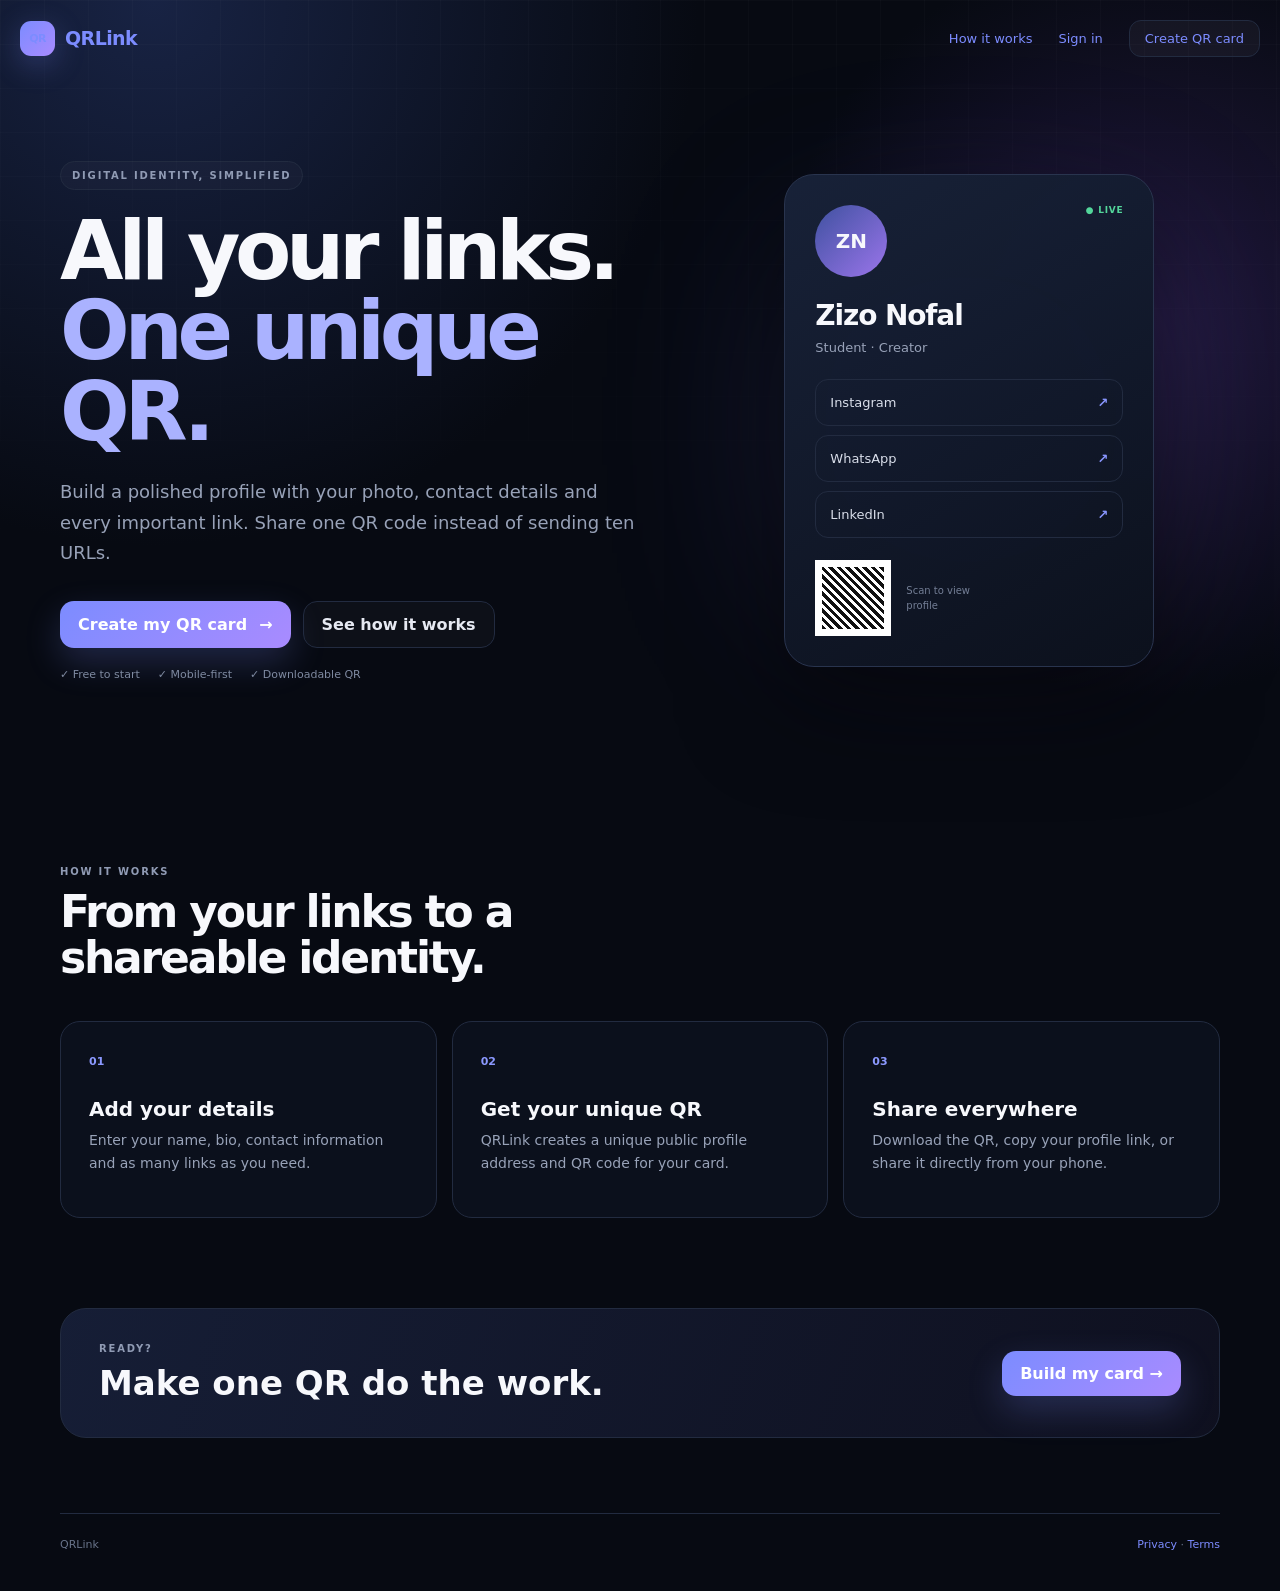
<file: index.html>
<!doctype html>
<html lang="en">
<head>
<meta charset="utf-8"><meta name="viewport" content="width=device-width,initial-scale=1">
<meta name="theme-color" content="#070a12"><meta name="description" content="Create a professional digital profile and one unique QR code for all your links.">
<title>QRLink — One profile. One QR.</title>
<link rel="icon" href="./assets/icon.svg" type="image/svg+xml"><link rel="manifest" href="./manifest.json"><link rel="stylesheet" href="./style.css"><meta property="og:title" content="QRLink — One profile. One QR."><meta property="og:description" content="Create a professional digital profile and one unique QR code for all your links.">
</head>
<body>
<header class="nav"><a class="logo" href="./index.html"><span class="logo-mark">QR</span><span>QRLink</span></a><nav><a href="#how">How it works</a><a href="./login.html">Sign in</a><a class="nav-cta" href="./create.html">Create QR card</a></nav></header>
<main>
<section class="hero shell"><div class="hero-copy"><div class="pill">DIGITAL IDENTITY, SIMPLIFIED</div><h1>All your links.<br><em>One unique QR.</em></h1><p>Build a polished profile with your photo, contact details and every important link. Share one QR code instead of sending ten URLs.</p><div class="hero-actions"><a class="button primary" href="./create.html">Create my QR card <span>→</span></a><a class="button secondary" href="#how">See how it works</a></div><div class="checks"><span>✓ Free to start</span><span>✓ Mobile-first</span><span>✓ Downloadable QR</span></div></div><div class="hero-preview"><div class="glow"></div><div class="mini-card"><div class="mini-top"><div class="avatar demo-avatar">ZN</div><span class="live">● LIVE</span></div><h3>Zizo Nofal</h3><p>Student · Creator</p><div class="mini-link">Instagram <b>↗</b></div><div class="mini-link">WhatsApp <b>↗</b></div><div class="mini-link">LinkedIn <b>↗</b></div><div class="mini-bottom"><div class="mini-qr"></div><span>Scan to view<br>profile</span></div></div></div></section>
<section id="how" class="section shell"><div class="section-kicker">HOW IT WORKS</div><h2>From your links to a shareable identity.</h2><div class="steps"><article><span>01</span><h3>Add your details</h3><p>Enter your name, bio, contact information and as many links as you need.</p></article><article><span>02</span><h3>Get your unique QR</h3><p>QRLink creates a unique public profile address and QR code for your card.</p></article><article><span>03</span><h3>Share everywhere</h3><p>Download the QR, copy your profile link, or share it directly from your phone.</p></article></div></section>
<section class="bottom-cta shell"><div><div class="section-kicker">READY?</div><h2>Make one QR do the work.</h2></div><a class="button primary" href="./create.html">Build my card →</a></section>
</main><footer class="shell"><span>QRLink</span><span><a href="./legal.html?p=privacy">Privacy</a> · <a href="./legal.html?p=terms">Terms</a></span></footer>
<script>if('serviceWorker' in navigator) addEventListener('load',()=>navigator.serviceWorker.register('./sw.js').catch(()=>{}));</script>
</body></html>
</file>
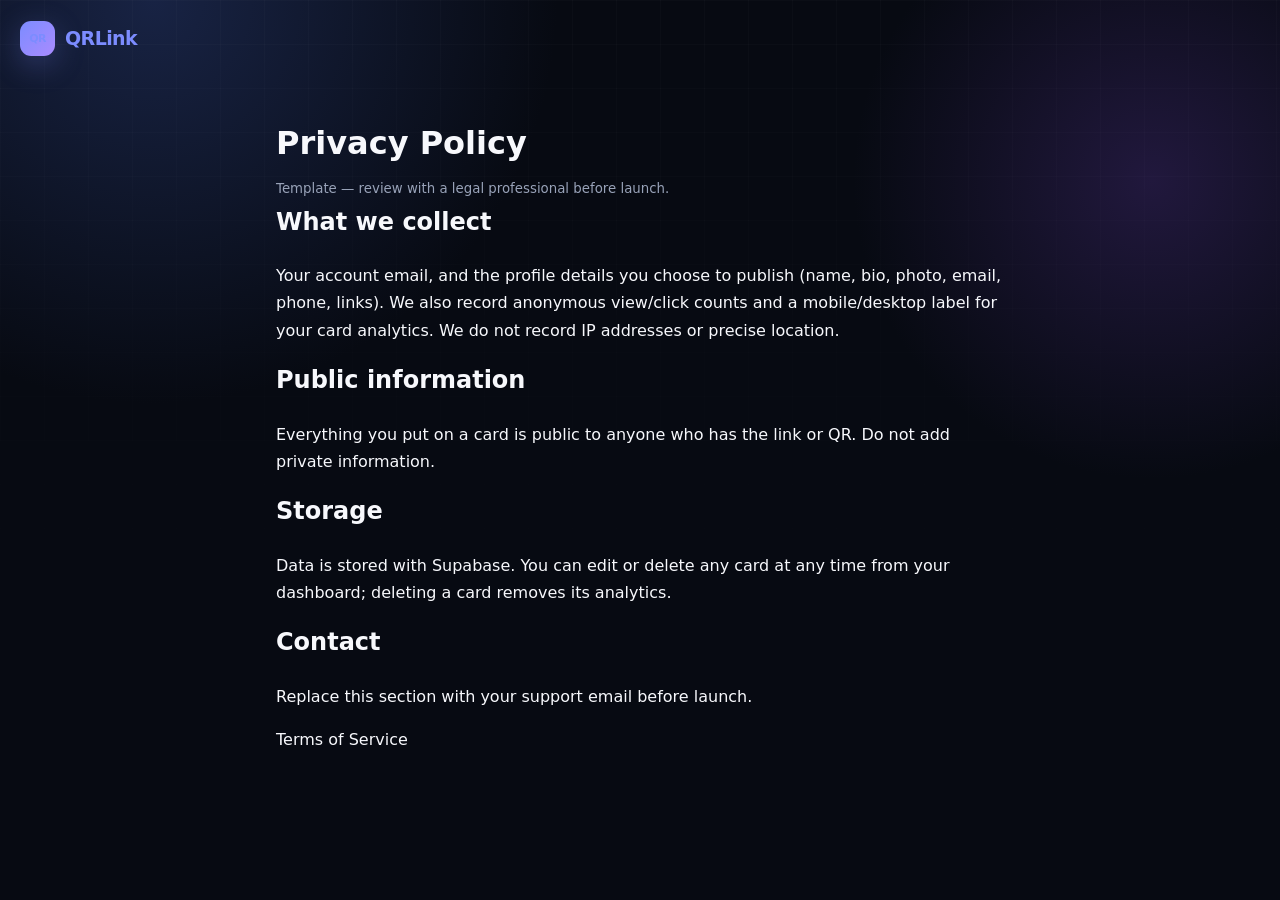
<file: legal.html>
<!doctype html><html lang="en"><head><meta charset="utf-8"><meta name="viewport" content="width=device-width,initial-scale=1"><title>Legal — QRLink</title><link rel="icon" href="./assets/icon.svg"><link rel="stylesheet" href="./style.css"></head><body><header class="nav"><a class="logo" href="./index.html"><span class="logo-mark">QR</span><span>QRLink</span></a></header><main class="legal" id="doc"></main>
<script>
const D={privacy:['Privacy Policy',[['What we collect','Your account email, and the profile details you choose to publish (name, bio, photo, email, phone, links). We also record anonymous view/click counts and a mobile/desktop label for your card analytics. We do not record IP addresses or precise location.'],['Public information','Everything you put on a card is public to anyone who has the link or QR. Do not add private information.'],['Storage','Data is stored with Supabase. You can edit or delete any card at any time from your dashboard; deleting a card removes its analytics.'],['Contact','Replace this section with your support email before launch.']]],terms:['Terms of Service',[['Use of the service','You are responsible for the content you publish. Do not publish unlawful, misleading, hateful or infringing content, or use the service for spam or phishing.'],['Removal','We may disable cards that violate these terms.'],['No warranty','The service is provided as is, without warranties. QR codes stop working if a card is deleted or paused.'],['Contact','Replace this section with your support email before launch.']]]};
const p=new URLSearchParams(location.search).get('p')==='terms'?'terms':'privacy',[t,s]=D[p];document.title=t+' — QRLink';
doc.innerHTML='<h1>'+t+'</h1><small>Template — review with a legal professional before launch.</small>'+s.map(x=>'<h2>'+x[0]+'</h2><p>'+x[1]+'</p>').join('')+'<p><a href="./legal.html?p='+(p==='terms'?'privacy':'terms')+'">'+(p==='terms'?'Privacy Policy':'Terms of Service')+'</a></p>';
</script></body></html>
</file>
<file: style.css>
:root{--bg:#070a12;--panel:#0d1220;--panel2:#11182a;--line:#222b40;--text:#f7f8fc;--muted:#98a2b8;--accent:#7c8cff;--accent2:#a98bff;--green:#53d69b;--danger:#ff7186;--radius:24px;font-family:Inter,ui-sans-serif,system-ui,-apple-system,BlinkMacSystemFont,"Segoe UI",sans-serif}*{box-sizing:border-box}html{scroll-behavior:smooth}body{margin:0;min-height:100vh;color:var(--text);background:radial-gradient(circle at 12% 0,#182344 0,transparent 28%),radial-gradient(circle at 90% 20%,#21183d 0,transparent 22%),var(--bg)}body:before{content:"";position:fixed;inset:0;pointer-events:none;background-image:linear-gradient(rgba(255,255,255,.018) 1px,transparent 1px),linear-gradient(90deg,rgba(255,255,255,.018) 1px,transparent 1px);background-size:44px 44px;mask-image:linear-gradient(to bottom,#000,transparent 70%)}a{color:inherit;text-decoration:none}button,input,textarea{font:inherit}button{cursor:pointer}.shell{width:min(1160px,calc(100% - 40px));margin:auto}.nav{height:76px;width:min(1240px,calc(100% - 32px));margin:auto;display:flex;align-items:center;justify-content:space-between;position:relative;z-index:10}.logo{display:flex;align-items:center;gap:10px;font-size:19px;font-weight:850;letter-spacing:-.03em}.logo-mark{width:35px;height:35px;border-radius:11px;display:grid;place-items:center;background:linear-gradient(135deg,var(--accent),var(--accent2));font-size:11px;box-shadow:0 8px 30px rgba(124,140,255,.28)}nav{display:flex;align-items:center;gap:26px;font-size:13px;color:var(--muted)}nav a:hover,.back:hover{color:#fff}.nav-cta{padding:10px 15px;border:1px solid var(--line);border-radius:12px;color:#fff;background:rgba(255,255,255,.04)}.back{font-size:13px;color:var(--muted)}.hero{min-height:650px;display:grid;grid-template-columns:1.08fr .92fr;align-items:center;gap:70px;padding:85px 0 95px}.pill,.section-kicker{font-size:10px;font-weight:850;letter-spacing:.18em;color:#909bb4}.pill{display:inline-flex;padding:8px 11px;border:1px solid var(--line);border-radius:999px;background:rgba(255,255,255,.025)}h1,h2,h3,p{margin-top:0}.hero h1{font-size:clamp(50px,7vw,82px);line-height:.98;letter-spacing:-.065em;margin:21px 0 25px}.hero h1 em{font-style:normal;color:#aab2ff}.hero p{max-width:650px;color:var(--muted);font-size:18px;line-height:1.7}.hero-actions{display:flex;gap:12px;margin:32px 0 20px}.button{border:0;border-radius:14px;padding:13px 18px;display:inline-flex;align-items:center;justify-content:center;gap:12px;font-weight:780;transition:.18s transform,.18s border-color,.18s background}.button:hover{transform:translateY(-2px)}.button.primary{color:#fff;background:linear-gradient(135deg,var(--accent),var(--accent2));box-shadow:0 14px 35px rgba(124,140,255,.22)}.button.secondary{color:#e6e9f2;background:rgba(255,255,255,.025);border:1px solid var(--line)}.checks{display:flex;gap:18px;flex-wrap:wrap;color:#7f8aa1;font-size:11px}.hero-preview{position:relative;display:grid;place-items:center}.glow{position:absolute;width:360px;height:360px;background:linear-gradient(135deg,#6677ff,#9c72ef);filter:blur(100px);opacity:.17}.mini-card{position:relative;width:min(100%,370px);padding:30px;border-radius:30px;border:1px solid #29344e;background:linear-gradient(150deg,rgba(24,34,57,.98),rgba(12,17,29,.98));box-shadow:0 35px 100px rgba(0,0,0,.5)}.mini-top{display:flex;align-items:start;justify-content:space-between}.avatar,.big-avatar,.profile-avatar{display:grid;place-items:center;border-radius:50%;background:linear-gradient(135deg,#3f51a0,#9b75eb);background-size:cover;background-position:center;font-weight:850}.avatar{width:72px;height:72px}.demo-avatar{font-size:20px}.live,.verified{font-size:9px;letter-spacing:.08em;color:var(--green);font-weight:800}.mini-card h3{font-size:28px;margin:22px 0 5px;letter-spacing:-.04em}.mini-card>p{color:var(--muted);font-size:13px;margin-bottom:20px}.mini-link{height:47px;border:1px solid var(--line);border-radius:13px;display:flex;align-items:center;justify-content:space-between;padding:0 14px;margin:9px 0;font-size:13px;color:#d9deea}.mini-link b{color:#8996ff}.mini-bottom{display:flex;align-items:center;gap:15px;margin-top:22px;color:#737e95;font-size:10px;line-height:1.5}.mini-qr{width:76px;height:76px;background:repeating-linear-gradient(45deg,#111 0 3px,#fff 3px 6px);border:7px solid #fff}.section{padding:90px 0}.section h2{font-size:44px;line-height:1.05;letter-spacing:-.05em;max-width:650px;margin:12px 0 40px}.steps{display:grid;grid-template-columns:repeat(3,1fr);gap:15px}.steps article{padding:28px;border:1px solid var(--line);background:rgba(13,18,32,.72);border-radius:20px}.steps span{color:#8c99ff;font-size:11px;font-weight:850}.steps h3{font-size:20px;margin:28px 0 8px}.steps p{color:var(--muted);line-height:1.65;font-size:14px}.bottom-cta{border:1px solid var(--line);background:linear-gradient(110deg,rgba(28,38,69,.7),rgba(18,19,37,.7));border-radius:26px;padding:34px 38px;margin-bottom:75px;display:flex;align-items:center;justify-content:space-between;gap:25px}.bottom-cta h2{font-size:34px;margin:9px 0 0}.bottom-cta .button{white-space:nowrap}footer{padding:24px 0 40px;border-top:1px solid var(--line);display:flex;justify-content:space-between;color:#69748a;font-size:11px}.builder-shell{padding:55px 0 90px}.builder-heading{display:flex;align-items:end;justify-content:space-between;gap:25px;margin-bottom:30px}.builder-heading h1{font-size:44px;letter-spacing:-.05em;margin:10px 0 7px}.builder-heading p{color:var(--muted);margin:0}.mode-badge{font-size:10px;padding:9px 12px;border:1px solid var(--line);border-radius:999px;color:#a0a9bc;white-space:nowrap}.mode-badge.connected{color:var(--green);border-color:rgba(83,214,155,.25)}.mode-badge.error{color:#ff9aaa;border-color:rgba(255,113,134,.3)}.builder-layout{display:grid;grid-template-columns:minmax(0,1fr) 410px;gap:24px;align-items:start}.form-panel{border:1px solid var(--line);background:rgba(11,16,28,.82);border-radius:var(--radius);overflow:hidden}.form-section{padding:26px;border-bottom:1px solid var(--line)}.section-title{display:flex;align-items:center;justify-content:space-between;margin-bottom:20px}.section-title>div{display:flex;align-items:center;gap:12px}.section-title>div>span{color:#8491ff;font-size:10px;font-weight:850}.section-title h2{font-size:18px;margin:0}.section-title small{color:#667187;font-size:10px}.photo-row{display:flex;align-items:center;gap:16px;margin-bottom:20px}.big-avatar{width:74px;height:74px;font-size:18px;flex:none}.upload{display:flex;flex-direction:column;align-items:flex-start!important;gap:4px!important;padding:12px 14px;border:1px dashed #33405b;border-radius:14px;cursor:pointer;background:rgba(255,255,255,.02)}.upload input{display:none}.upload span{font-size:12px;color:#e8ebf2}.upload small{color:#68748a;font-size:10px}label{display:block;font-size:11px;font-weight:700;color:#aeb7c9;margin-top:14px}input,textarea{display:block;width:100%;margin-top:7px;padding:12px 13px;border-radius:12px;border:1px solid var(--line);background:#080d18;color:#f7f8fc;outline:none;font-size:13px}input:focus,textarea:focus{border-color:#6677ee;box-shadow:0 0 0 3px rgba(102,119,238,.1)}textarea{resize:vertical;min-height:80px}.two{display:grid;grid-template-columns:1fr 1fr;gap:12px}.field-help{color:#68748a;font-size:11px;line-height:1.5;margin:-9px 0 17px}.links-list{display:grid;gap:10px}.link-row{display:grid;grid-template-columns:28px 1fr 34px;gap:8px;align-items:center}.link-index{font-size:9px;color:#5f6b80;text-align:center}.link-fields{display:grid;grid-template-columns:150px 1fr;gap:8px}.link-fields input{margin:0}.remove-link{height:38px;border:1px solid var(--line);border-radius:11px;background:transparent;color:#737f96;font-size:20px}.remove-link:hover{color:#ff8294;border-color:rgba(255,113,134,.3)}.add-link{margin-top:12px;border:1px dashed #33405b;background:transparent;color:#aab3c6;border-radius:12px;padding:11px 14px;font-size:12px;width:100%}.add-link:hover{border-color:#6677ee;color:#fff}.form-actions{display:flex;gap:10px;padding:20px 26px}.wide{flex:1}.preview-column{position:sticky;top:95px}.preview-label{font-size:10px;letter-spacing:.17em;color:#667187;font-weight:850;margin-bottom:9px}.profile-card{background:linear-gradient(160deg,#16213a,#0e1423);border:1px solid #29344d;border-radius:28px;padding:28px;box-shadow:0 25px 75px rgba(0,0,0,.34);text-align:center}.profile-avatar{width:84px;height:84px;margin:0 auto 11px;font-size:21px}.verified{margin-bottom:11px}.profile-card h2,.public-card h1{font-size:26px;letter-spacing:-.04em;margin:0 0 6px}.profile-card>p,.public-card>p{color:var(--muted);font-size:13px;line-height:1.5;margin:0 auto 10px}.contact-line{font-size:10px;color:#6e7a91;min-height:15px}.preview-links,.public-links{display:grid;gap:8px;margin-top:17px}.preview-links a,.public-links a{min-height:44px;padding:10px 13px;border:1px solid var(--line);border-radius:12px;display:flex;align-items:center;justify-content:space-between;color:#dfe4ee;font-size:12px}.preview-links a:hover,.public-links a:hover{background:rgba(255,255,255,.04)}.preview-links b,.public-links b{color:#8896ff}.empty-links{border:1px dashed #2b3449;border-radius:12px;padding:14px;color:#5e6a80;font-size:11px}.qr-area{margin-top:18px}.qr-placeholder{border:1px dashed #313c55;border-radius:16px;padding:18px;color:#657189}.qr-placeholder span{display:block;font-size:30px;font-weight:900;letter-spacing:-.1em;color:#4c5871}.qr-placeholder small{font-size:9px}.qr-generated{display:inline-flex;flex-direction:column;align-items:center;background:#fff;border-radius:16px;padding:12px;color:#111}.qr-generated canvas{display:block;max-width:220px}.qr-generated small{font-size:9px;margin-top:7px;color:#555}.notice{padding:13px 15px;border:1px solid var(--line);border-radius:13px;background:#10182a;color:#bfc7d8;font-size:12px;margin-bottom:16px}.notice.success{border-color:rgba(83,214,155,.28);color:#80e1b5}.notice.error{border-color:rgba(255,113,134,.3);color:#ff9aaa}.hidden{display:none!important}.result{margin-top:12px;border:1px solid var(--line);border-radius:17px;background:#0d1423;padding:17px}.result-title{font-weight:800;margin-bottom:8px}.result-url{font-size:10px;color:#8792a8;word-break:break-all;line-height:1.5}.result-buttons{display:grid;grid-template-columns:1fr 1fr 1fr;gap:7px;margin-top:13px}.result-buttons .button{font-size:10px;padding:10px 8px}.public-page{display:grid;place-items:center;padding:30px 16px;background:radial-gradient(circle at 50% 0,#1b2850 0,transparent 30%),var(--bg)}.public-shell{width:min(100%,480px)}.public-logo{display:flex;justify-content:center;align-items:center;gap:8px;color:#8d98ae;font-size:12px;font-weight:800;margin-bottom:15px}.public-logo .logo-mark{width:28px;height:28px;border-radius:9px;font-size:9px}.public-card{border:1px solid #29344d;background:linear-gradient(160deg,#16213a,#0e1423);border-radius:30px;padding:32px 24px;text-align:center;box-shadow:0 35px 100px rgba(0,0,0,.5)}.public-contact{font-size:10px;color:#77839a;margin-top:7px}.public-actions{display:grid;grid-template-columns:1fr 1fr;gap:9px;margin-top:17px}.public-actions .button{width:100%}.public-qr{margin:22px auto 0;background:#fff;border-radius:18px;padding:14px;width:max-content;color:#3e4655}.public-qr canvas{display:block}.public-qr p{font-size:9px;margin:8px 0 0}.public-card .profile-avatar{width:96px;height:96px}.public-card .verified{margin-bottom:12px}
@media(max-width:900px){.hero{grid-template-columns:1fr;padding:70px 0}.hero-preview{display:none}.builder-layout{grid-template-columns:1fr}.preview-column{position:static;order:-1;max-width:430px;width:100%;margin:auto}.steps{grid-template-columns:1fr}.bottom-cta{margin-top:20px}.link-fields{grid-template-columns:1fr 1.5fr}}
@media(max-width:620px){.shell{width:min(100% - 28px,1160px)}.nav{width:calc(100% - 24px);height:68px}.nav nav a:first-child{display:none}.hero{padding:48px 0 60px}.hero h1{font-size:49px}.hero p{font-size:15px}.hero-actions{flex-direction:column}.hero-actions .button{width:100%}.checks{display:block}.checks span{display:block;margin:7px 0}.section{padding:60px 0}.section h2{font-size:34px}.bottom-cta{padding:25px;display:block}.bottom-cta h2{font-size:29px;margin-bottom:22px}.bottom-cta .button{width:100%}footer{display:block}footer span{display:block;margin:6px 0}.builder-shell{padding:35px 0 60px}.builder-heading{display:block}.builder-heading h1{font-size:35px}.mode-badge{display:inline-block;margin-top:12px}.form-section{padding:20px 17px}.two{grid-template-columns:1fr}.link-row{grid-template-columns:24px 1fr 32px}.link-fields{grid-template-columns:1fr}.form-actions{padding:17px;flex-direction:column}.form-actions .button{width:100%}.result-buttons{grid-template-columns:1fr}.public-card{padding:28px 17px}.public-actions{grid-template-columns:1fr}.photo-row{align-items:flex-start}}
@media(prefers-reduced-motion:reduce){*{scroll-behavior:auto!important;transition:none!important}}

/* ---- QRLink Pro additions ---- */
.auth-shell{display:flex;justify-content:center;padding:48px 16px}.auth-card{width:100%;max-width:420px}.auth-card form{display:grid;gap:14px;margin:16px 0}.auth-links{text-align:center;font-size:14px;color:var(--muted)}.auth-links a,.nav a,.public-foot a,footer a{color:var(--accent)}
.stats{display:grid;grid-template-columns:repeat(auto-fit,minmax(150px,1fr));gap:14px;margin:18px 0}.stat{background:var(--panel);border:1px solid var(--line);border-radius:18px;padding:18px}.stat b{display:block;font-size:30px}.stat span{color:var(--muted);font-size:13px}
.card-list{display:grid;gap:12px}.card-row{background:var(--panel);border:1px solid var(--line);border-radius:18px;padding:16px;display:grid;gap:12px}.card-row.paused{opacity:.6}.card-main{display:flex;gap:12px;align-items:center}.card-main small{display:block;color:var(--muted)}.card-stats{display:flex;gap:16px;color:var(--muted);font-size:14px}.card-actions{display:flex;flex-wrap:wrap;gap:8px}.card-actions .button{padding:8px 12px;font-size:13px}.button.danger{color:var(--danger);border-color:var(--danger)}
.mini-avatar{width:44px;height:44px;border-radius:50%;background:linear-gradient(135deg,var(--accent),var(--accent2)) center/cover;display:grid;place-items:center;font-weight:700;flex:none}
.empty-state{text-align:center;padding:40px 16px;background:var(--panel);border:1px dashed var(--line);border-radius:18px}.empty-state p{color:var(--muted)}
.field-help.ok{color:var(--green)}.field-help.warn{color:var(--danger)}.mode-badge.error{color:var(--danger)}
.legal{max-width:760px;margin:40px auto;padding:0 16px;line-height:1.7}.legal h1{margin-bottom:4px}.legal small{color:var(--muted)}.public-foot{text-align:center;font-size:13px;color:var(--muted);margin-top:24px}
[data-theme=violet]{--accent:#b07cff;background-image:linear-gradient(160deg,#1a1033,#0d1220)}[data-theme=ocean]{--accent:#4cc3ff;background-image:linear-gradient(160deg,#08263a,#0d1220)}[data-theme=minimal]{background:#f6f7fb;color:#111827;--muted:#5b6478;--text:#111827;--line:#dfe3ec}
.qr-generated canvas{max-width:220px;height:auto}.public-qr canvas{max-width:100%;height:auto;display:block}
</file>
